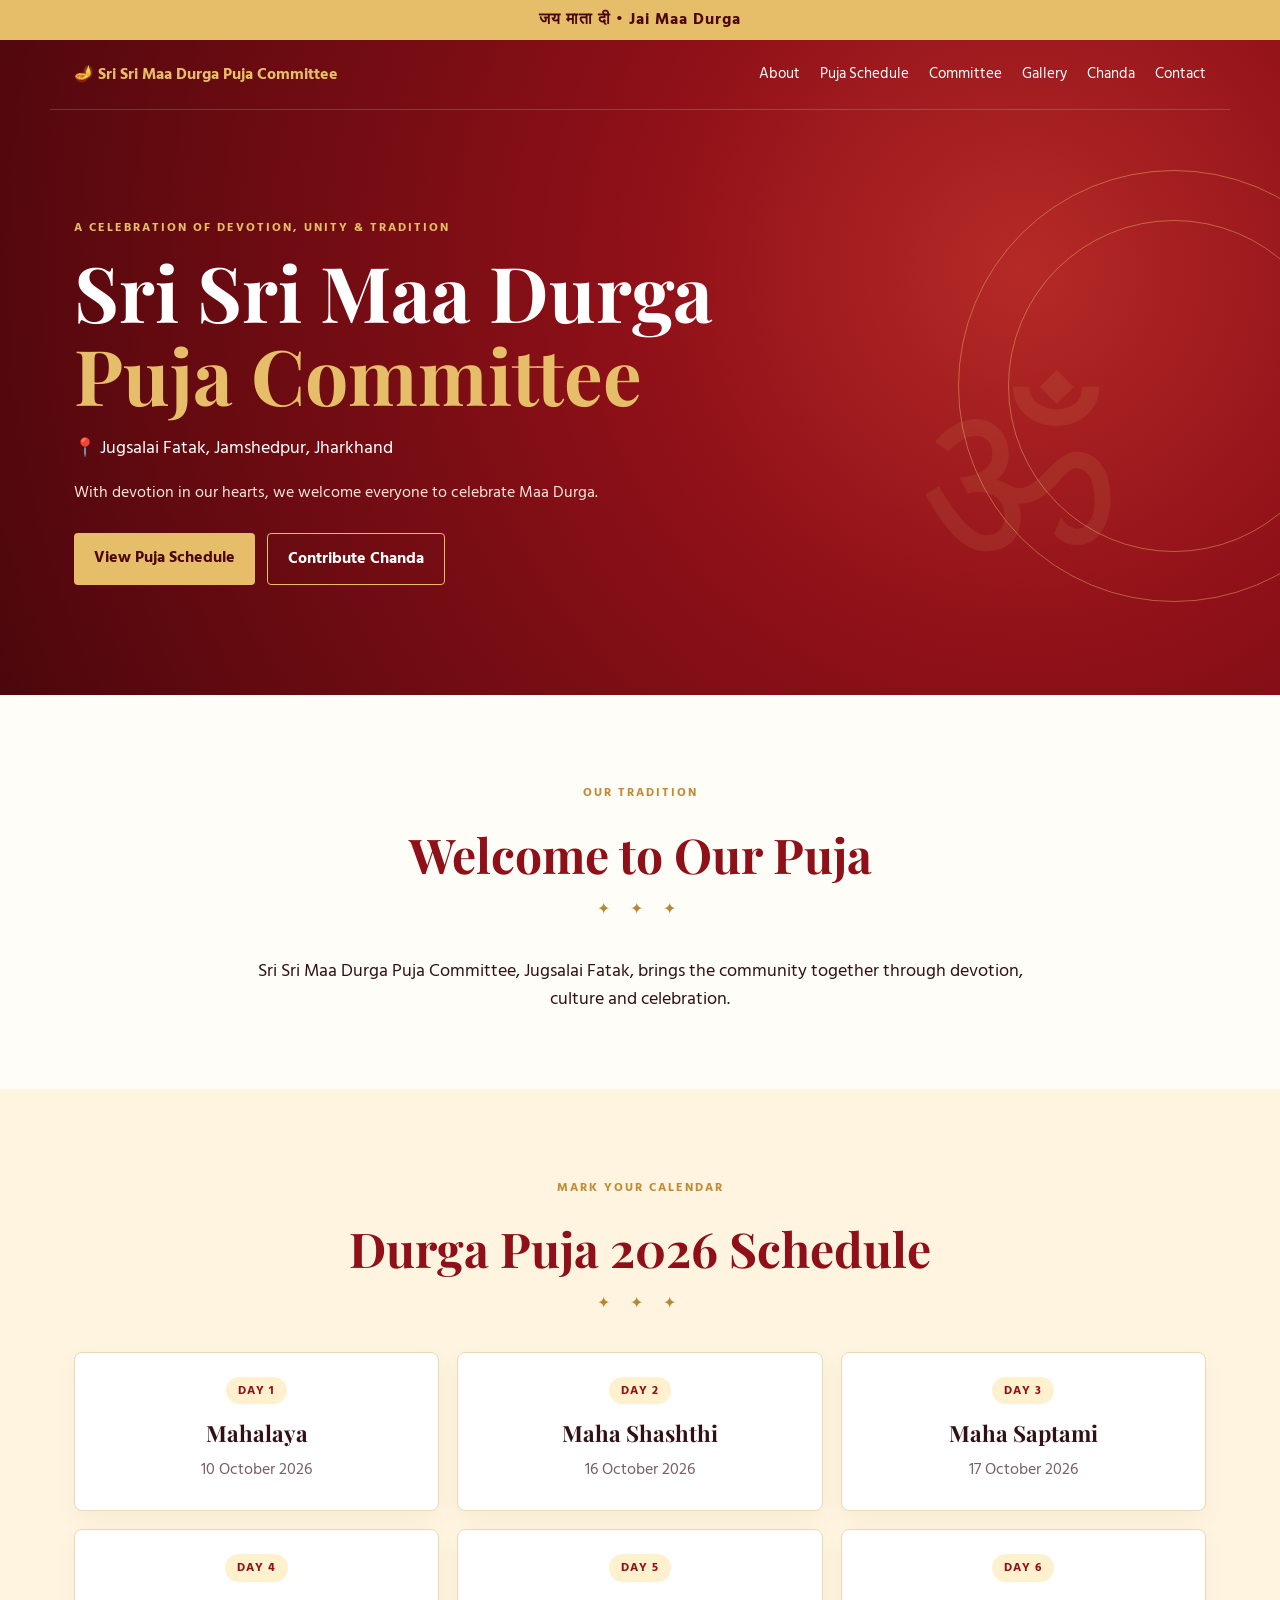
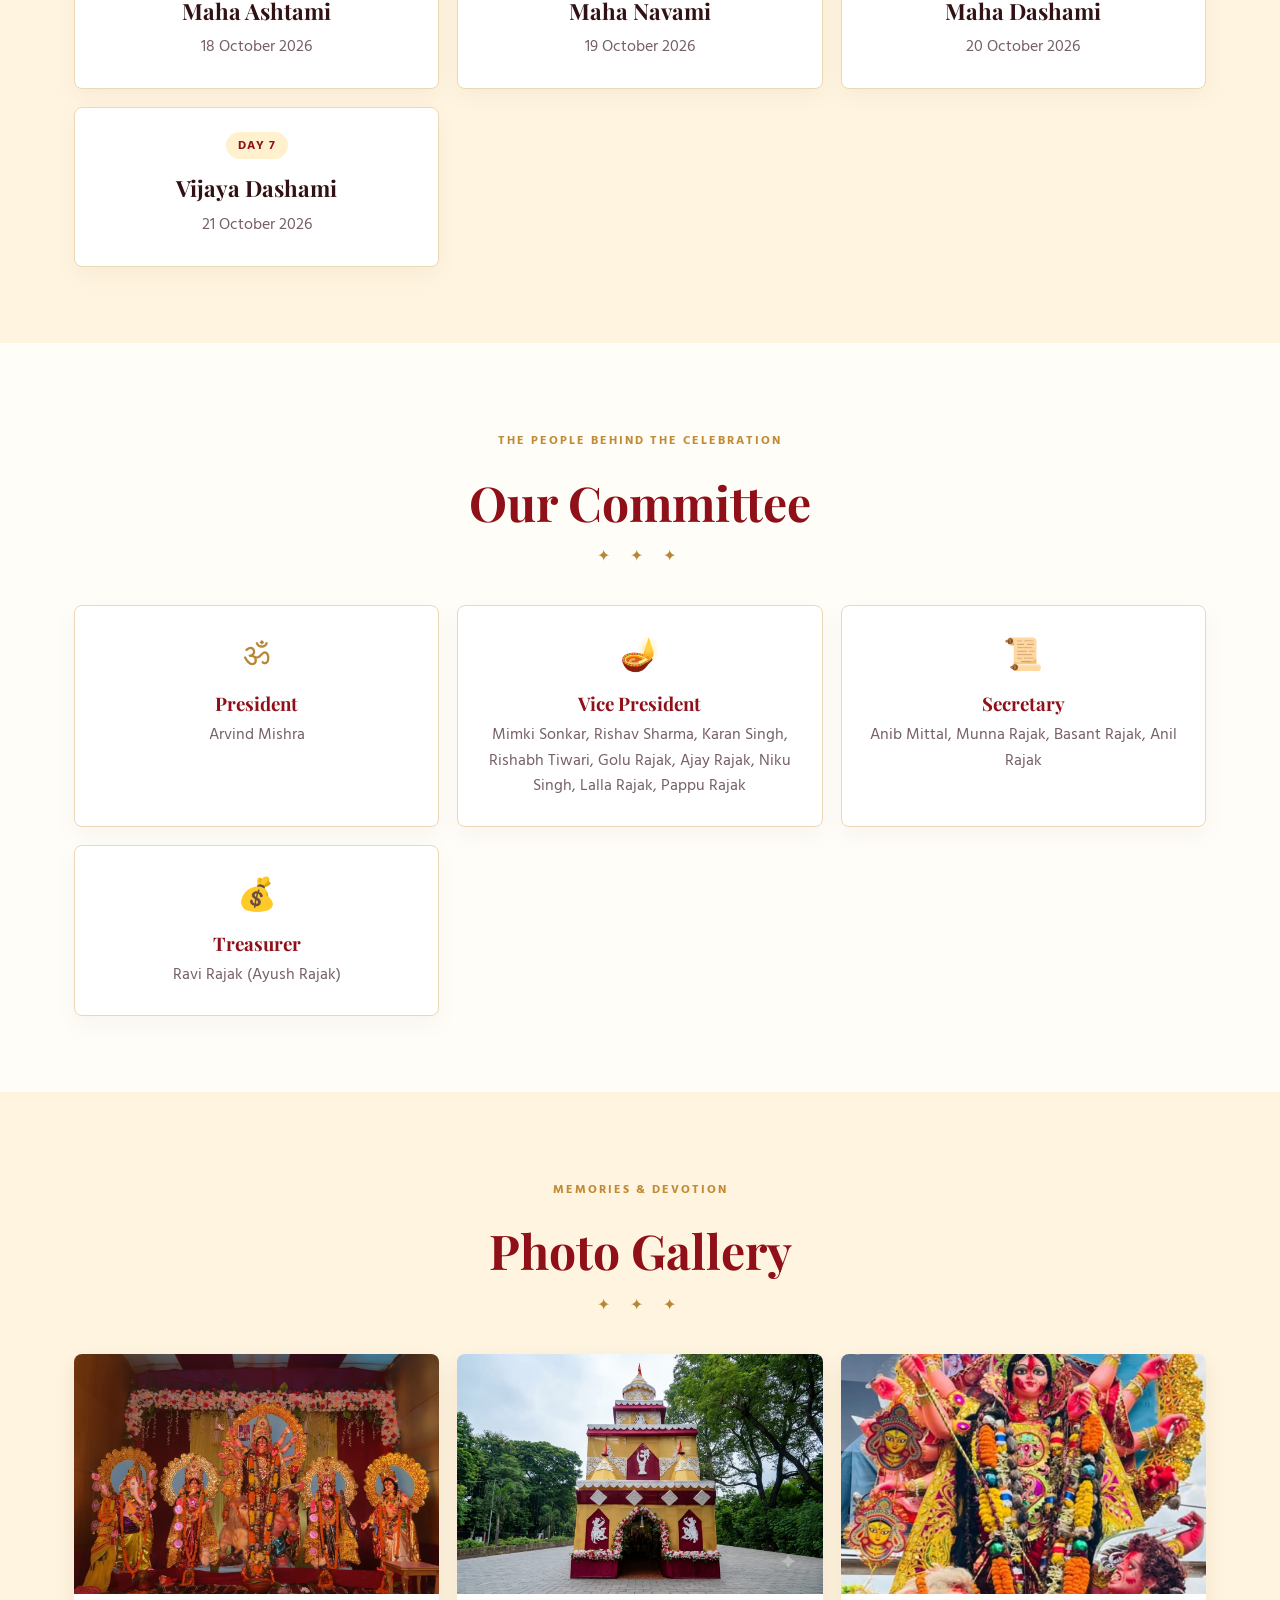
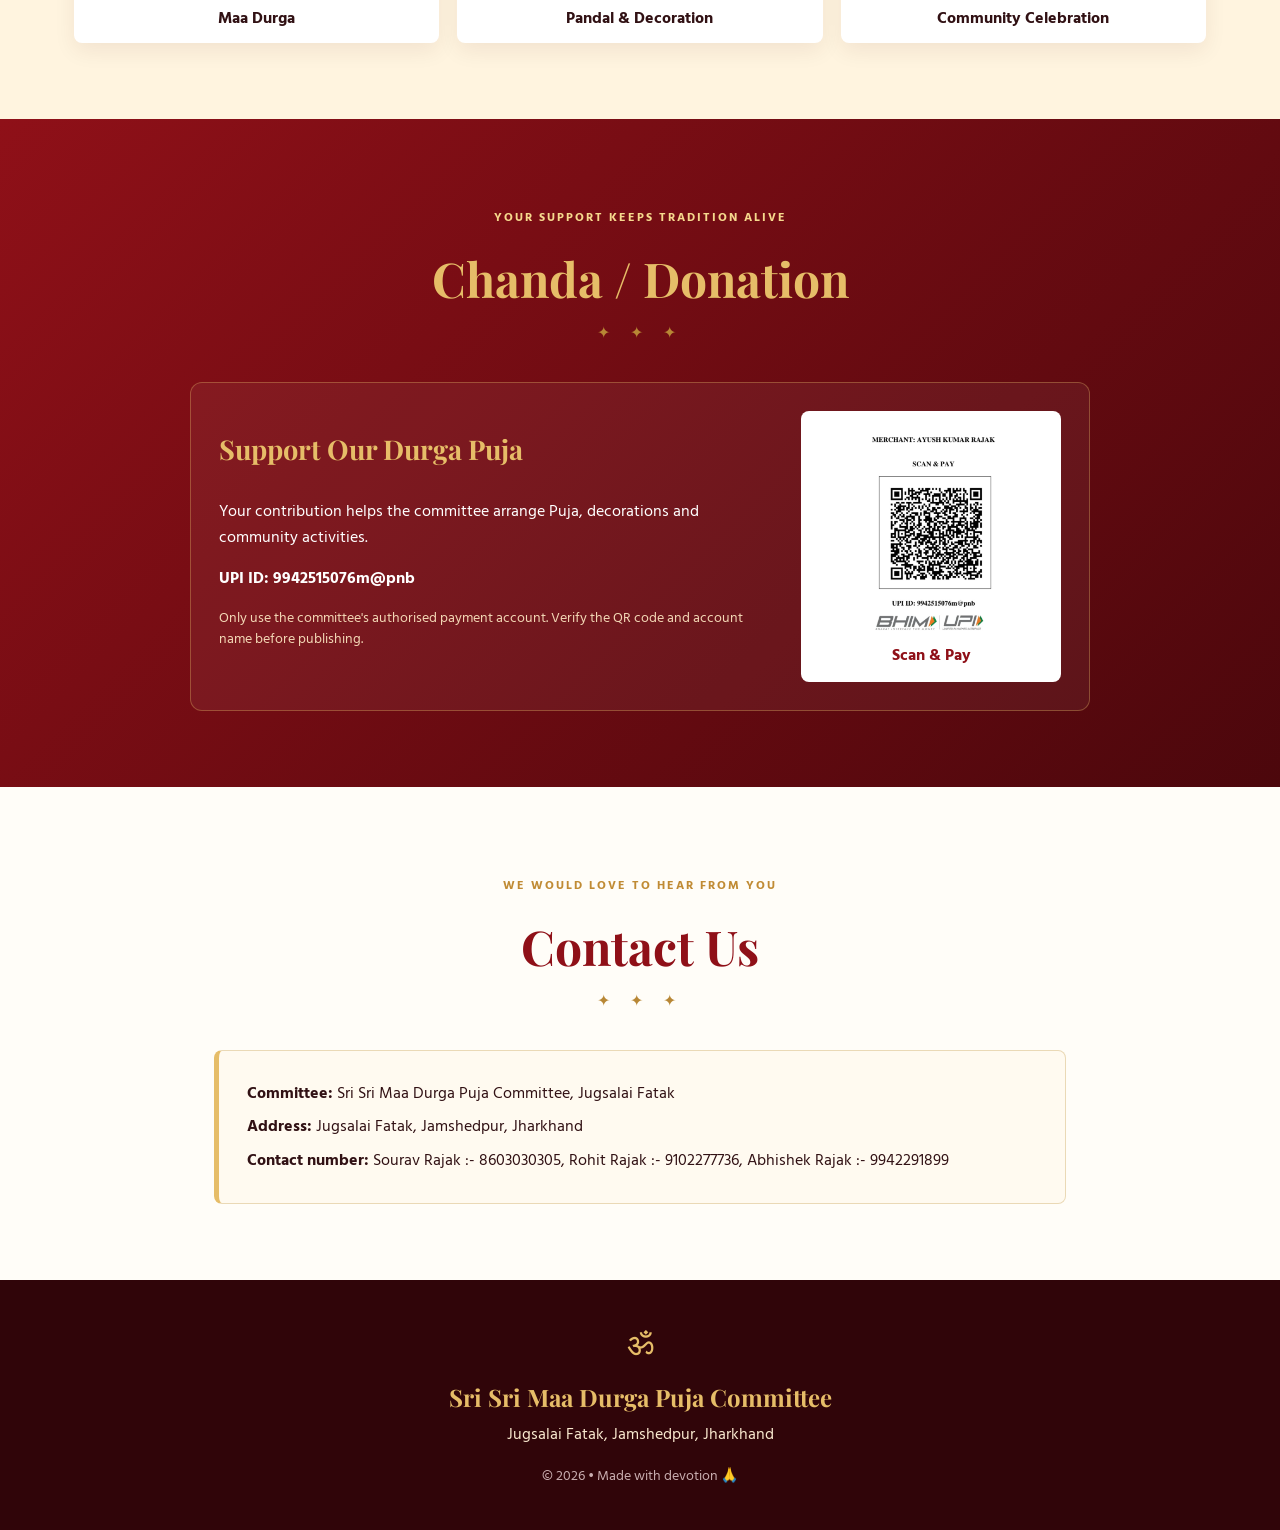
<file: durga_maa/index.html>
<!doctype html>
<html lang="en">
<head>
  <meta charset="utf-8">
  <meta name="viewport" content="width=device-width, initial-scale=1">
  <meta name="theme-color" content="#8f1018">
  <title>Sri Sri Maa Durga Puja Committee | Jugsalai Fatak</title>
  <meta name="description" content="Puja schedule, committee members, gallery and donation information for Sri Sri Maa Durga Puja Committee, Jugsalai Fatak.">
  <link rel="stylesheet" href="style.css">
</head>
<body>
  <div class="topbar">जय माता दी • Jai Maa Durga</div>
  <header class="hero" id="home">
    <nav class="nav">
      <a class="brand" href="#home">🪔 Sri Sri Maa Durga Puja Committee</a>
      <button class="menu-toggle" id="menuToggle" aria-label="Open menu">☰</button>
      <div class="nav-links" id="navLinks">
        <a href="#about">About</a><a href="#schedule">Puja Schedule</a><a href="#committee">Committee</a><a href="#gallery">Gallery</a><a href="#donate">Chanda</a><a href="#contact">Contact</a>
      </div>
    </nav>
    <div class="hero-content">
      <p class="eyebrow">A celebration of devotion, unity & tradition</p>
      <h1>Sri Sri Maa Durga<br><span>Puja Committee</span></h1>
      <p class="location">📍 Jugsalai Fatak, Jamshedpur, Jharkhand</p>
      <p class="hero-note">With devotion in our hearts, we welcome everyone to celebrate Maa Durga.</p>
      <div class="hero-actions"><a class="btn btn-gold" href="#schedule">View Puja Schedule</a><a class="btn btn-outline" href="#donate">Contribute Chanda</a></div>
    </div>
    <div class="hero-symbol" aria-hidden="true">ॐ</div>
  </header>

  <main>
    <section class="intro section" id="about">
      <div class="section-heading"><p class="eyebrow">Our tradition</p><h2>Welcome to Our Puja</h2><div class="ornament">✦ ✦ ✦</div></div>
      <p class="center-copy">Sri Sri Maa Durga Puja Committee, Jugsalai Fatak, brings the community together through devotion, culture and celebration.</p>
    </section>

    <section class="schedule section tinted" id="schedule">
      <div class="section-heading"><p class="eyebrow">Mark your calendar</p>
        <h2>Durga Puja 2026 Schedule</h2><div class="ornament">✦ ✦ ✦</div>
      </div>
      <div class="schedule-grid">
        <article class="schedule-card"><span class="day">DAY 1</span><h3>Mahalaya</h3>
        <p>
          10 October 2026
        </p></article>
        <article class="schedule-card"><span class="day">DAY 2</span><h3>Maha Shashthi</h3>
        <p>
          16 October 2026
        </p>
        </article>
        <article class="schedule-card"><span class="day">DAY 3</span><h3>Maha Saptami</h3>
          <p>17 October 2026</p></article>
        <article class="schedule-card"><span class="day">DAY 4</span><h3>Maha Ashtami</h3>
          <p> 18 October 2026 </p></article>
        <article class="schedule-card"><span class="day">DAY 5</span><h3>Maha Navami</h3>
          <p> 19 October 2026 </p></article>
        <article class="schedule-card"><span class="day">DAY 6</span><h3>Maha Dashami</h3>
          <p> 20 October 2026 </p></article>
        <article class="schedule-card"><span class="day">DAY 7</span><h3>Vijaya Dashami</h3>
          <p> 21 October 2026 </p></article>
      </div>
    </section>

    <section class="section" id="committee">
      <div class="section-heading">
        <p class="eyebrow">The people behind the celebration</p>
        <h2>Our Committee</h2>
        <div class="ornament">✦ ✦ ✦</div>
        
      </div>
      <div class="members-grid">
        <article class="member"><div class="member-icon">ॐ</div><h3>President</h3>
          <p>Arvind Mishra</p></article>
        <article class="member"><div class="member-icon">🪔</div><h3>Vice President</h3>
          <p>Mimki Sonkar, Rishav Sharma, Karan Singh, Rishabh Tiwari, Golu Rajak, Ajay Rajak, Niku Singh, Lalla Rajak, Pappu Rajak</p>
        </article>
        <article class="member"><div class="member-icon">📜</div><h3>Secretary</h3>
          <p>
            Anib Mittal, Munna Rajak, Basant Rajak, Anil Rajak
        </p>
      </article>
        <article class="member"><div class="member-icon">💰</div><h3>Treasurer</h3>
          <p>Ravi Rajak (Ayush Rajak)</p></article>
      </div>
    </section>

    <section class="gallery-section section tinted" id="gallery">
      <div class="section-heading"><p class="eyebrow">Memories & devotion</p><h2>Photo Gallery</h2><div class="ornament">✦ ✦ ✦</div>
    </div>
      <div class="gallery-grid">
        <figure class="photo-placeholder"><img src="durga_3.jpeg" alt="Maa Durga idol" onerror="this.style.display='none';this.nextElementSibling.style.display='grid'">
          <span class="fallback">🌺<br>Maa Durga Photo</span>
          <figcaption>Maa Durga</figcaption>
        </figure>
        <figure class="photo-placeholder"><img src="padnal.jpeg" alt="Puja pandal" onerror="this.style.display='none';this.nextElementSibling.style.display='grid'"><span class="fallback">🪔<br>Pandal Photo</span><figcaption>Pandal & Decoration</figcaption></figure>
        <figure class="photo-placeholder"><img src="durga_4.png" alt="Community celebration" onerror="this.style.display='none';this.nextElementSibling.style.display='grid'"><span class="fallback">🙏<br>Celebration Photo</span><figcaption>Community Celebration</figcaption></figure>
      </div>
    </section>

    <section class="donate section" id="donate">
      <div class="section-heading"><p class="eyebrow">Your support keeps tradition alive</p><h2>Chanda / Donation</h2><div class="ornament">✦ ✦ ✦</div></div>
      <div class="donate-box">
        <div class="donate-copy"><h3>Support Our Durga Puja</h3><p>Your contribution helps the committee arrange Puja, decorations and community activities.</p><p>
          <strong>UPI ID:  9942515076m@pnb</strong> </p><p class="small-warning">Only use the committee's authorised payment account. Verify the QR code and account name before publishing.</p></div>
        <div class="qr-wrap"><img src="final_qr.png" alt="Committee donation QR code" onerror="this.style.display='none';this.nextElementSibling.style.display='grid'"><div class="qr-fallback">▦<br><strong>Add authorised UPI QR</strong><small>Save your QR image as images/chanda-qr.png</small></div><p>Scan & Pay</p></div>
      </div>
    </section>

    <section class="section contact-section" id="contact">
      <div class="section-heading"><p class="eyebrow">We would love to hear from you</p><h2>Contact Us</h2><div class="ornament">✦ ✦ ✦</div></div>
      <div class="contact-card"><p><strong>Committee:</strong> Sri Sri Maa Durga Puja Committee, Jugsalai Fatak</p><p><strong>Address:</strong> Jugsalai Fatak, Jamshedpur, Jharkhand</p><p><strong>Contact number:</strong> Sourav Rajak :- 8603030305, Rohit Rajak :- 9102277736, Abhishek Rajak :- 9942291899</p>
      </div>
    </section>
  </main>

  <footer><div class="footer-symbol">ॐ</div><h2>Sri Sri Maa Durga Puja Committee</h2><p>Jugsalai Fatak, Jamshedpur, Jharkhand</p><p class="copyright">© 2026 • Made with devotion 🙏</p></footer>
  <script src="script.js"></script>
</body>
</html>
</file>
<file: durga_maa/style.css>
@import url('https://fonts.googleapis.com/css2?family=Hind+Siliguri:wght@400;500;600;700&family=Playfair+Display:wght@500;600;700&display=swap');

:root {
    --red: #8f1018;
    --deep: #4c070c;
    --gold: #e6bd68;
    --cream: #fff8e9;
    --ink: #311114;
    --muted: #766064
}

* {
    box-sizing: border-box
}

html {
    scroll-behavior: smooth;
    scroll-padding-top: 78px
}

body {
    margin: 0;
    background: #fffdf8;
    color: var(--ink);
    font-family: 'Hind Siliguri', Arial, sans-serif;
    line-height: 1.6
}

.topbar {
    text-align: center;
    background: var(--gold);
    color: #4c070c;
    font-weight: 700;
    padding: 7px 12px;
    letter-spacing: 1px
}

.hero {
    min-height: 650px;
    position: relative;
    overflow: hidden;
    color: white;
    background: radial-gradient(circle at 80% 35%, #b52a27 0, #8f1018 35%, #4c070c 100%)
}

.hero:before,
.hero:after {
    content: "";
    position: absolute;
    border: 1px solid rgba(230, 189, 104, .45);
    border-radius: 50%;
    width: 430px;
    height: 430px;
    right: -110px;
    top: 130px
}

.hero:after {
    width: 330px;
    height: 330px;
    right: -60px;
    top: 180px
}

.nav {
    position: relative;
    z-index: 2;
    display: flex;
    justify-content: space-between;
    align-items: center;
    gap: 20px;
    max-width: 1180px;
    margin: auto;
    padding: 22px 24px;
    border-bottom: 1px solid #ffffff2b
}

.brand {
    color: var(--gold);
    font-weight: 700;
    text-decoration: none
}

.nav-links {
    display: flex;
    gap: 20px
}

.nav-links a {
    color: #fff;
    text-decoration: none;
    font-size: .95rem
}

.nav-links a:hover {
    color: var(--gold)
}

.menu-toggle {
    display: none;
    background: none;
    color: white;
    border: 1px solid var(--gold);
    border-radius: 6px;
    padding: 6px 10px;
    font-size: 1.2rem
}

.hero-content {
    position: relative;
    z-index: 1;
    max-width: 1180px;
    margin: 0 auto;
    padding: 95px 24px 110px
}

.eyebrow {
    text-transform: uppercase;
    letter-spacing: 2px;
    color: #c08b34;
    font-size: .78rem;
    font-weight: 700
}

.hero .eyebrow {
    color: var(--gold)
}

h1,
h2,
h3 {
    font-family: 'Playfair Display', Georgia, serif
}

h1 {
    font-size: clamp(2.8rem, 6vw, 5rem);
    line-height: 1.08;
    margin: 12px 0 18px;
    max-width: 760px
}

h1 span {
    color: var(--gold)
}

.location {
    font-size: 1.1rem
}

.hero-note {
    max-width: 560px;
    color: #f7e8dc
}

.hero-actions {
    display: flex;
    flex-wrap: wrap;
    gap: 12px;
    margin-top: 28px
}

.btn {
    display: inline-block;
    padding: 12px 20px;
    border-radius: 4px;
    text-decoration: none;
    font-weight: 700
}

.btn-gold {
    background: var(--gold);
    color: #4c070c
}

.btn-outline {
    border: 1px solid var(--gold);
    color: white
}

.hero-symbol {
    position: absolute;
    right: 13%;
    top: 38%;
    font-size: clamp(8rem, 18vw, 16rem);
    color: #e6bd681a;
    font-family: serif
}

.section {
    padding: 76px 24px;
    max-width: 1180px;
    margin: auto
}

.tinted {
    max-width: none;
    background: #fff4df
}

.tinted>* {
    max-width: 1132px;
    margin-left: auto;
    margin-right: auto
}

.section-heading {
    text-align: center;
    margin: 0 auto 35px;
    max-width: 760px
}

.section-heading h2 {
    font-size: clamp(2rem, 4vw, 3rem);
    margin: 4px 0;
    color: var(--red)
}

.ornament {
    color: #b88735;
    letter-spacing: 8px
}

.muted {
    color: var(--muted);
    font-size: .94rem
}

.center-copy {
    max-width: 790px;
    text-align: center;
    margin: auto;
    font-size: 1.1rem
}

.schedule-grid,
.members-grid {
    display: grid;
    grid-template-columns: repeat(3, 1fr);
    gap: 18px
}

.schedule-card,
.member {
    background: white;
    border: 1px solid #ead9b6;
    padding: 24px;
    border-radius: 8px;
    text-align: center;
    box-shadow: 0 8px 24px #4c070c0a
}

.day {
    display: inline-block;
    color: var(--red);
    background: #fff0ce;
    padding: 4px 12px;
    border-radius: 20px;
    font-size: .75rem;
    font-weight: 700;
    letter-spacing: 1px
}

.schedule-card h3 {
    font-size: 1.4rem;
    margin: 12px 0 5px
}

.schedule-card p {
    margin: 4px 0;
    color: var(--muted)
}

.schedule-card strong {
    font-size: .9rem;
    color: var(--red)
}

.member-icon {
    font-size: 2rem;
    color: #b88735
}

.member h3 {
    margin: 8px 0 0;
    color: var(--red)
}

.member p {
    margin: 3px 0;
    color: var(--muted)
}

.gallery-grid {
    display: grid;
    grid-template-columns: repeat(3, 1fr);
    gap: 18px
}

.photo-placeholder {
    margin: 0;
    background: white;
    border-radius: 8px;
    overflow: hidden;
    box-shadow: 0 8px 22px #4c070c12
}

.photo-placeholder img {
    display: block;
    width: 100%;
    height: 240px;
    object-fit: cover
}

.fallback {
    display: none;
    place-items: center;
    text-align: center;
    height: 240px;
    background: linear-gradient(135deg, #8f1018, #4c070c);
    color: var(--gold);
    font-size: 1.6rem;
    font-family: Georgia, serif
}

.photo-placeholder figcaption {
    text-align: center;
    padding: 12px;
    font-weight: 700
}

.donate {
    background: linear-gradient(135deg, #8f1018, #4c070c);
    color: white;
    max-width: none
}

.donate .section-heading h2 {
    color: var(--gold)
}

.donate .eyebrow {
    color: #f6d98d
}

.donate-box {
    max-width: 900px;
    margin: auto;
    display: grid;
    grid-template-columns: 1fr 260px;
    gap: 36px;
    align-items: center;
    background: #ffffff0d;
    border: 1px solid #e6bd6855;
    border-radius: 12px;
    padding: 28px
}

.donate-copy h3 {
    font-size: 1.7rem;
    color: var(--gold);
    margin-top: 0
}

.small-warning {
    font-size: .85rem;
    color: #f3d7b5
}

.qr-wrap {
    background: white;
    color: var(--red);
    border-radius: 8px;
    padding: 14px;
    text-align: center
}

.qr-wrap img {
    display: block;
    width: 100%;
    max-width: 210px;
    aspect-ratio: 1;
    object-fit: contain;
    margin: auto
}

.qr-fallback {
    display: none;
    place-items: center;
    min-height: 180px;
    background: #fff4df;
    color: var(--red);
    padding: 12px;
    font-size: 2rem
}

.qr-fallback small {
    font-size: .75rem;
    color: var(--muted)
}

.qr-wrap p {
    margin: 8px 0 0;
    font-weight: 700
}

.contact-section {
    max-width: 900px
}

.contact-card {
    border: 1px solid #ead9b6;
    border-left: 5px solid var(--gold);
    padding: 22px 28px;
    border-radius: 8px;
    background: #fffaf0
}

.contact-card p {
    margin: 8px 0
}

footer {
    text-align: center;
    padding: 40px 20px;
    background: #300509;
    color: #f9e9cf
}

footer h2 {
    color: var(--gold);
    margin: 6px 0
}

footer p {
    margin: 3px
}

.footer-symbol {
    font-size: 2rem;
    color: var(--gold)
}

.copyright {
    margin-top: 18px;
    color: #c9aeb0;
    font-size: .85rem
}

@media(max-width:800px) {
    .nav {
        flex-wrap: wrap
    }

    .menu-toggle {
        display: block
    }

    .nav-links {
        display: none;
        flex-basis: 100%;
        flex-direction: column;
        gap: 10px;
        padding: 12px 0
    }

    .nav-links.open {
        display: flex
    }

    .hero-content {
        padding-top: 70px
    }

    .hero-symbol {
        right: 0;
        top: 55%;
    }

    .schedule-grid,
    .members-grid {
        grid-template-columns: repeat(2, 1fr)
    }

    .gallery-grid {
        grid-template-columns: 1fr 1fr
    }

    .donate-box {
        grid-template-columns: 1fr
    }

    .qr-wrap {
        max-width: 260px;
        margin: auto;
        width: 100%
    }
}

@media(max-width:520px) {
    .section {
        padding: 54px 18px
    }

    .schedule-grid,
    .members-grid,
    .gallery-grid {
        grid-template-columns: 1fr
    }

    .hero {
        min-height: 600px
    }

    .hero-content {
        padding: 62px 20px 80px
    }

    .brand {
        font-size: .92rem
    }

    .photo-placeholder img,
    .fallback {
        height: 220px
    }

    .donate-box {
        padding: 20px
    }

    .hero-symbol {
        top: 58%;
        right: -25px
    }
}
</file>
